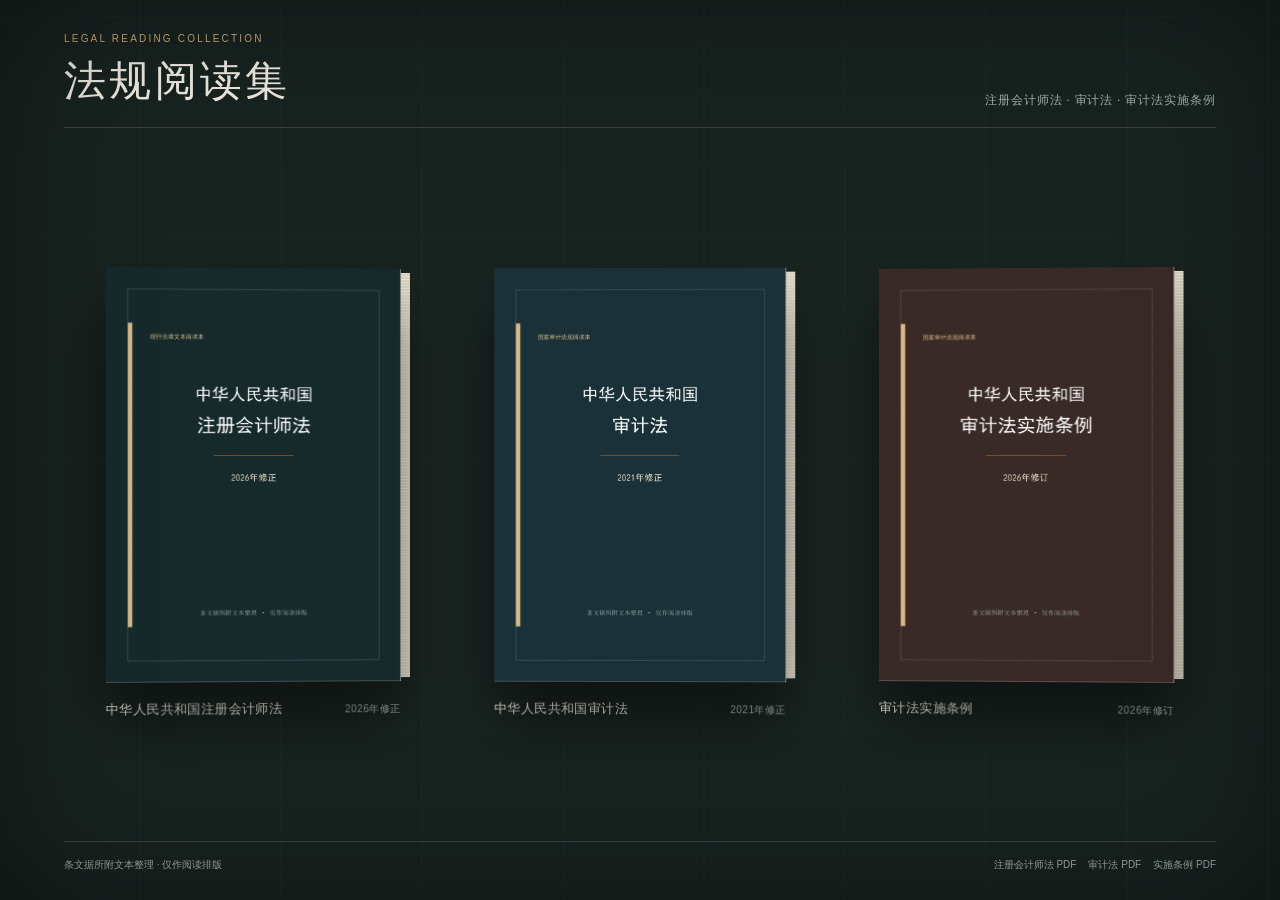
<file: index.html>
<!doctype html>
<html lang="zh-CN">
  <head>
    <meta charset="utf-8">
    <meta name="viewport" content="width=device-width, initial-scale=1">
    <meta name="theme-color" content="#182320">
    <meta name="description" content="注册会计师法与审计法规可翻页电子书">
    <title>法规阅读集</title>
    <style>
      :root {
        --desk: #182320;
        --text: #f0ece2;
        --muted: #a5b0aa;
        --accent: #d2ad77;
        --line: rgba(240, 236, 226, 0.16);
        --serif: "Songti SC", "STSong", "SimSun", serif;
        --sans: "Microsoft YaHei UI", "PingFang SC", sans-serif;
      }

      * {
        box-sizing: border-box;
      }

      html,
      body {
        min-width: 320px;
        height: 100%;
        margin: 0;
      }

      body {
        min-height: 100dvh;
        background-color: var(--desk);
        background-image:
          repeating-linear-gradient(
            90deg,
            transparent 0,
            transparent 139px,
            rgba(255, 255, 255, 0.025) 140px,
            transparent 141px
          ),
          repeating-linear-gradient(
            0deg,
            transparent 0,
            transparent 219px,
            rgba(255, 255, 255, 0.018) 220px,
            transparent 221px
          );
        color: var(--text);
        font-family: var(--sans);
      }

      body::after {
        position: fixed;
        inset: 0;
        box-shadow: inset 0 0 150px rgba(0, 0, 0, 0.42);
        content: "";
        pointer-events: none;
      }

      main {
        display: grid;
        width: min(100%, 1320px);
        min-height: 100dvh;
        margin: 0 auto;
        padding:
          max(28px, env(safe-area-inset-top))
          clamp(20px, 5vw, 72px)
          max(28px, env(safe-area-inset-bottom));
        grid-template-rows: auto minmax(0, 1fr) auto;
        align-items: center;
      }

      header {
        display: flex;
        align-items: flex-end;
        justify-content: space-between;
        gap: 24px;
        padding-bottom: 18px;
        border-bottom: 1px solid var(--line);
      }

      .kicker {
        color: var(--accent);
        font-size: 10px;
        letter-spacing: 0.22em;
      }

      h1 {
        margin: 7px 0 0;
        font-family: var(--serif);
        font-size: clamp(26px, 4vw, 42px);
        font-weight: 500;
        letter-spacing: 0.08em;
      }

      header p {
        margin: 0;
        color: var(--muted);
        font-family: var(--serif);
        font-size: 12px;
        letter-spacing: 0.08em;
        text-align: right;
      }

      .shelf {
        display: grid;
        width: 100%;
        max-width: 1100px;
        margin: 0 auto;
        padding: clamp(34px, 7vh, 78px) 0 clamp(26px, 5vh, 52px);
        grid-template-columns: repeat(3, minmax(0, 1fr));
        gap: clamp(28px, 4.5vw, 62px);
        perspective: 1600px;
      }

      .book-link {
        position: relative;
        display: block;
        width: min(100%, 292px);
        justify-self: center;
        color: inherit;
        text-decoration: none;
        transform: rotateY(var(--turn, 0deg)) translateY(0);
        transform-origin: center bottom;
        transition:
          transform 260ms ease,
          filter 260ms ease;
      }

      .book-link:first-child {
        --turn: 3deg;
      }

      .book-link:nth-child(2) {
        --turn: -1deg;
      }

      .book-link:last-child {
        --turn: -3deg;
      }

      .book-link:hover,
      .book-link:focus-visible {
        --turn: 0deg;
        filter: brightness(1.04);
        outline: none;
        transform: rotateY(var(--turn)) translateY(-8px);
      }

      .cover-wrap {
        position: relative;
        display: block;
        aspect-ratio: 420 / 595;
        box-shadow: 0 38px 58px rgba(0, 0, 0, 0.48);
      }

      .cover-wrap::before {
        position: absolute;
        z-index: -1;
        right: -9px;
        bottom: 1%;
        width: 11px;
        height: 98%;
        background:
          repeating-linear-gradient(
            0deg,
            #eee6d7 0,
            #eee6d7 1px,
            #d1c6b2 2px,
            #eee6d7 3px
          );
        content: "";
      }

      .cover-wrap img {
        display: block;
        width: 100%;
        height: 100%;
        object-fit: cover;
      }

      .book-meta {
        display: flex;
        align-items: baseline;
        justify-content: space-between;
        gap: 12px;
        padding-top: 17px;
      }

      .book-meta strong {
        font-family: var(--serif);
        font-size: 13px;
        font-weight: 500;
        letter-spacing: 0.03em;
        line-height: 1.5;
      }

      .book-meta span {
        flex: 0 0 auto;
        color: var(--muted);
        font-size: 10px;
        letter-spacing: 0.05em;
      }

      footer {
        display: flex;
        align-items: center;
        justify-content: space-between;
        gap: 24px;
        padding-top: 16px;
        border-top: 1px solid var(--line);
        color: var(--muted);
        font-size: 10px;
      }

      footer a {
        color: var(--muted);
        text-decoration: none;
      }

      footer a:hover {
        color: var(--accent);
      }

      .pdf-links {
        display: flex;
        flex-wrap: wrap;
        justify-content: flex-end;
        gap: 6px 12px;
      }

      @media (max-width: 900px) {
        main {
          grid-template-rows: auto auto auto;
          align-items: start;
        }

        .shelf {
          grid-template-columns: 1fr;
          gap: 42px;
        }

        .book-link {
          width: min(76vw, 310px);
        }

        .book-link:first-child,
        .book-link:nth-child(2),
        .book-link:last-child {
          --turn: 0deg;
        }
      }

      @media (max-width: 600px) {
        header {
          align-items: flex-start;
          flex-direction: column;
          gap: 10px;
        }

        header p {
          text-align: left;
        }

        footer {
          align-items: flex-start;
          flex-direction: column;
        }

        .pdf-links {
          justify-content: flex-start;
        }
      }
    </style>
  </head>
  <body>
    <main>
      <header>
        <div>
          <span class="kicker">LEGAL READING COLLECTION</span>
          <h1>法规阅读集</h1>
        </div>
        <p>注册会计师法 · 审计法 · 审计法实施条例</p>
      </header>

      <section class="shelf" aria-label="法规电子书">
        <a class="book-link" href="books/cpa-law/index.html">
          <span class="cover-wrap">
            <img
              src="books/cpa-law/assets/pages/page-01.webp"
              alt="中华人民共和国注册会计师法封面"
            >
          </span>
          <span class="book-meta">
            <strong>中华人民共和国注册会计师法</strong>
            <span>2026年修正</span>
          </span>
        </a>

        <a class="book-link" href="books/audit-law/index.html">
          <span class="cover-wrap">
            <img
              src="books/audit-law/assets/pages/page-01.webp"
              alt="中华人民共和国审计法封面"
            >
          </span>
          <span class="book-meta">
            <strong>中华人民共和国审计法</strong>
            <span>2021年修正</span>
          </span>
        </a>

        <a class="book-link" href="books/audit-regulation/index.html">
          <span class="cover-wrap">
            <img
              src="books/audit-regulation/assets/pages/page-01.webp"
              alt="中华人民共和国审计法实施条例封面"
            >
          </span>
          <span class="book-meta">
            <strong>审计法实施条例</strong>
            <span>2026年修订</span>
          </span>
        </a>
      </section>

      <footer>
        <span>条文据所附文本整理 · 仅作阅读排版</span>
        <span class="pdf-links">
          <a href="books/中华人民共和国注册会计师法_2026年修正_法规阅读本.pdf">注册会计师法 PDF</a>
          <a href="books/audit-law/document.pdf">审计法 PDF</a>
          <a href="books/audit-regulation/document.pdf">实施条例 PDF</a>
        </span>
      </footer>
    </main>
  </body>
</html>
</file>
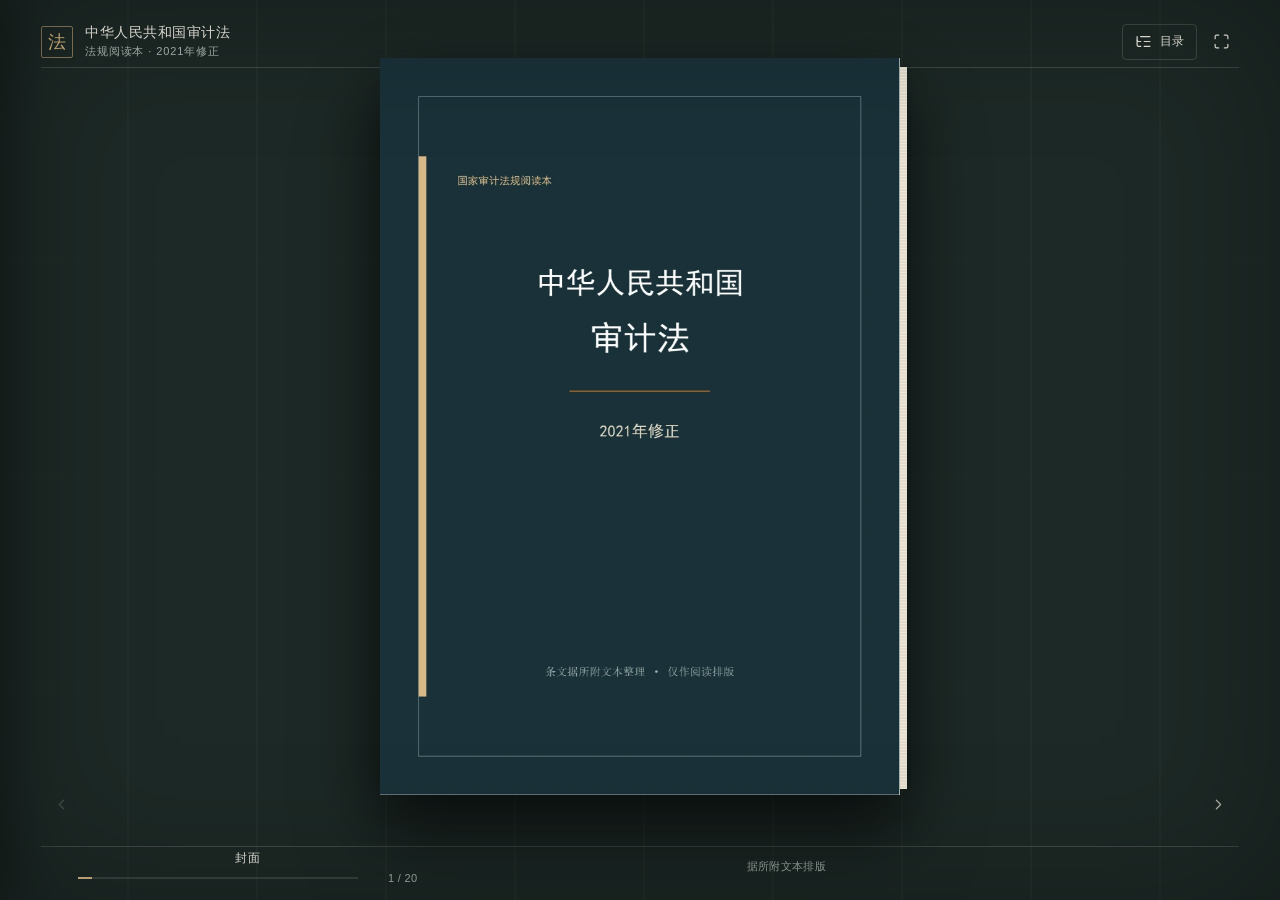
<file: books/audit-law/index.html>
<!doctype html>
<html lang="zh-CN">
  <head>
    <meta charset="utf-8">
    <meta name="viewport" content="width=device-width, initial-scale=1, viewport-fit=cover">
    <meta name="theme-color" content="#1d2926">
    <meta
      name="description"
      content="中华人民共和国注册会计师法（2026年修正）可翻页电子书"
    >
    <title>中华人民共和国注册会计师法（2026年修正）</title>
    <link rel="stylesheet" href="vendor/page-flip.css">
    <link rel="stylesheet" href="styles.css">
  </head>
  <body>
    <div class="app-shell">
      <header class="topbar">
        <div class="brand">
          <span class="brand-mark" aria-hidden="true">法</span>
          <div class="brand-copy">
            <strong id="book-title">中华人民共和国注册会计师法</strong>
            <span id="book-edition">法规阅读本 · 2026年修正</span>
          </div>
        </div>

        <div class="topbar-actions" role="toolbar" aria-label="阅读工具">
          <button class="tool-button" id="open-contents" type="button" aria-label="打开目录">
            <i data-lucide="list-tree" aria-hidden="true"></i>
            <span>目录</span>
          </button>
          <button
            class="icon-button"
            id="toggle-fullscreen"
            type="button"
            aria-label="进入全屏"
            data-tooltip="全屏"
          >
            <i data-lucide="maximize" aria-hidden="true"></i>
          </button>
        </div>
      </header>

      <main class="reading-room" id="reading-room">
        <div class="book-zone">
          <div class="book-frame" id="book-frame">
            <div class="cover-entry" id="cover-entry">
              <button
                class="cover-object"
                id="open-cover"
                type="button"
                aria-label="翻开法规电子书"
              >
                <img id="cover-image" src="assets/pages/page-01.webp" alt="法规电子书封面">
                <span class="cover-open-cue">
                  <i data-lucide="book-open" aria-hidden="true"></i>
                  <span>翻开</span>
                </span>
              </button>
            </div>
            <div
              id="book"
              class="book"
              aria-label="中华人民共和国注册会计师法可翻页电子书"
            ></div>
            <div class="book-gutter" id="book-gutter" aria-hidden="true"></div>
          </div>
          <div class="loading-state" id="loading-state" role="status">
            <span class="loading-rule" aria-hidden="true"></span>
            <span>正在打开书籍</span>
          </div>
        </div>

        <button
          class="nav-arrow nav-arrow-left"
          id="previous-page"
          type="button"
          aria-label="上一页"
          data-tooltip="上一页"
        >
          <i data-lucide="chevron-left" aria-hidden="true"></i>
        </button>
        <button
          class="nav-arrow nav-arrow-right"
          id="next-page"
          type="button"
          aria-label="下一页"
          data-tooltip="下一页"
        >
          <i data-lucide="chevron-right" aria-hidden="true"></i>
        </button>
      </main>

      <footer class="reader-footer">
        <div class="mobile-navigation">
          <button class="icon-button" id="previous-page-mobile" type="button" aria-label="上一页">
            <i data-lucide="chevron-left" aria-hidden="true"></i>
          </button>
        </div>

        <div class="reading-status">
          <span id="current-location" aria-live="polite">封面</span>
          <div class="progress-cluster">
            <div
              class="reading-progress"
              id="reading-progress"
              role="progressbar"
              aria-label="阅读进度"
              aria-valuemin="1"
              aria-valuemax="23"
              aria-valuenow="1"
            >
              <span id="reading-progress-bar"></span>
            </div>
            <span class="page-number" id="page-number">1 / 23</span>
          </div>
        </div>

        <div class="footer-meta">
          <span>据所附文本排版</span>
          <button class="icon-button" id="next-page-mobile" type="button" aria-label="下一页">
            <i data-lucide="chevron-right" aria-hidden="true"></i>
          </button>
        </div>
      </footer>
    </div>

    <div class="drawer-scrim" id="drawer-scrim" hidden></div>
    <aside
      class="contents-drawer"
      id="contents-drawer"
      role="dialog"
      aria-modal="true"
      aria-labelledby="contents-title"
      aria-hidden="true"
      hidden
    >
      <div class="drawer-header">
        <div>
          <span class="drawer-eyebrow">CONTENTS</span>
          <h2 id="contents-title">目录</h2>
        </div>
        <button class="icon-button" id="close-contents" type="button" aria-label="关闭目录">
          <i data-lucide="x" aria-hidden="true"></i>
        </button>
      </div>

      <div class="drawer-scroll">
        <section class="front-matter" aria-label="前置内容">
          <div id="front-matter-list"></div>
        </section>

        <section class="chapter-list" aria-label="章节">
          <div id="chapter-list"></div>
        </section>
      </div>

      <div class="drawer-footer">
        <a class="pdf-link" id="pdf-link" href="#" target="_blank" rel="noreferrer">
          <i data-lucide="file-down" aria-hidden="true"></i>
          <span>打开 PDF 阅读本</span>
        </a>
      </div>
    </aside>

    <noscript>
      <p class="noscript-message">需要启用 JavaScript 才能翻阅电子书。</p>
    </noscript>

    <script src="vendor/page-flip.browser.js"></script>
    <script src="vendor/lucide.min.js"></script>
    <script src="book-data.js"></script>
    <script src="app.js"></script>
  </body>
</html>
</file>
<file: books/audit-law/vendor/page-flip.css>
.stf__parent {
  position: relative;
  display: block;
  box-sizing: border-box;
  transform: translateZ(0);

  -ms-touch-action: pan-y;
  touch-action: pan-y;
}

.sft__wrapper {
  position: relative;
  width: 100%;
  box-sizing: border-box;
}

.stf__parent canvas {
  position: absolute;
  width: 100%;
  height: 100%;
  left: 0;
  top: 0;
}

.stf__block {
  position: absolute;
  width: 100%;
  height: 100%;
  box-sizing: border-box;
  perspective: 2000px;
}

.stf__item {
  display: none;
  position: absolute;
  transform-style: preserve-3d;
}

.stf__outerShadow {
  position: absolute;
  left: 0;
  top: 0;
}

.stf__innerShadow {
  position: absolute;
  left: 0;
  top: 0;
}

.stf__hardShadow {
  position: absolute;
  left: 0;
  top: 0;
}

.stf__hardInnerShadow {
  position: absolute;
  left: 0;
  top: 0;
}
</file>
<file: books/audit-law/styles.css>
:root {
  color-scheme: dark;
  --desk: #1d2926;
  --desk-deep: #111a18;
  --desk-line: rgba(230, 221, 201, 0.055);
  --paper: #f7f4ec;
  --paper-ink: #172b2e;
  --paper-muted: #667370;
  --accent: #b57a36;
  --accent-soft: #d8b987;
  --ui-text: #f1eee6;
  --ui-muted: #aab6b1;
  --ui-line: rgba(241, 238, 230, 0.16);
  --ui-surface: rgba(12, 20, 18, 0.78);
  --ui-surface-hover: rgba(28, 42, 38, 0.94);
  --drawer-width: min(420px, 92vw);
  --serif: "Songti SC", "STSong", "SimSun", serif;
  --sans: "Microsoft YaHei UI", "PingFang SC", "Microsoft YaHei", sans-serif;
}

* {
  box-sizing: border-box;
}

html,
body {
  width: 100%;
  height: 100%;
  margin: 0;
}

body {
  min-width: 320px;
  overflow: hidden;
  background: var(--desk);
  color: var(--ui-text);
  font-family: var(--sans);
  -webkit-font-smoothing: antialiased;
}

body::before {
  position: fixed;
  inset: 0;
  z-index: -2;
  background-color: var(--desk);
  background-image:
    repeating-linear-gradient(
      90deg,
      transparent 0,
      transparent 127px,
      var(--desk-line) 128px,
      transparent 129px
    ),
    repeating-linear-gradient(
      0deg,
      transparent 0,
      transparent 211px,
      rgba(255, 255, 255, 0.012) 212px,
      transparent 213px
    );
  content: "";
}

body::after {
  position: fixed;
  inset: 0;
  z-index: 90;
  pointer-events: none;
  box-shadow: inset 0 0 150px rgba(0, 0, 0, 0.32);
  content: "";
}

button,
a {
  -webkit-tap-highlight-color: transparent;
}

button {
  color: inherit;
  font: inherit;
}

button:focus-visible,
a:focus-visible {
  outline: 2px solid var(--accent-soft);
  outline-offset: 3px;
}

.app-shell {
  display: grid;
  grid-template-rows: auto minmax(0, 1fr) auto;
  width: 100%;
  height: 100dvh;
  padding:
    max(16px, env(safe-area-inset-top))
    clamp(18px, 3.2vw, 52px)
    max(14px, env(safe-area-inset-bottom));
}

.topbar {
  display: flex;
  align-items: center;
  justify-content: space-between;
  min-height: 52px;
  border-bottom: 1px solid var(--ui-line);
}

.brand {
  display: flex;
  min-width: 0;
  align-items: center;
  gap: 12px;
}

.brand-mark {
  display: grid;
  width: 32px;
  height: 32px;
  flex: 0 0 auto;
  place-items: center;
  border: 1px solid rgba(216, 185, 135, 0.58);
  border-radius: 2px;
  color: var(--accent-soft);
  font-family: var(--serif);
  font-size: 18px;
  line-height: 1;
}

.brand-copy {
  display: flex;
  min-width: 0;
  flex-direction: column;
  gap: 2px;
}

.brand-copy strong {
  overflow: hidden;
  color: var(--ui-text);
  font-family: var(--serif);
  font-size: 14px;
  font-weight: 500;
  letter-spacing: 0.04em;
  text-overflow: ellipsis;
  white-space: nowrap;
}

.brand-copy span {
  color: var(--ui-muted);
  font-size: 11px;
  letter-spacing: 0.08em;
}

.topbar-actions {
  display: flex;
  align-items: center;
  gap: 6px;
}

.tool-button,
.icon-button,
.nav-arrow {
  position: relative;
  display: inline-flex;
  align-items: center;
  justify-content: center;
  border: 1px solid transparent;
  background: transparent;
  cursor: pointer;
  transition:
    background-color 160ms ease,
    border-color 160ms ease,
    color 160ms ease,
    opacity 160ms ease;
}

.tool-button {
  min-height: 36px;
  gap: 8px;
  padding: 0 12px;
  border-color: var(--ui-line);
  border-radius: 4px;
  color: var(--ui-text);
  font-size: 12px;
}

.tool-button:hover,
.icon-button:hover,
.nav-arrow:hover {
  border-color: rgba(216, 185, 135, 0.34);
  background: var(--ui-surface-hover);
}

.tool-button svg,
.icon-button svg,
.nav-arrow svg,
.pdf-link svg {
  width: 17px;
  height: 17px;
  stroke-width: 1.7;
}

.icon-button {
  width: 36px;
  height: 36px;
  padding: 0;
  border-radius: 4px;
  color: var(--ui-text);
}

[data-tooltip]::after {
  position: absolute;
  z-index: 20;
  top: calc(100% + 7px);
  left: 50%;
  padding: 5px 8px;
  border: 1px solid var(--ui-line);
  border-radius: 3px;
  background: #101816;
  color: var(--ui-text);
  content: attr(data-tooltip);
  font-size: 11px;
  line-height: 1.2;
  opacity: 0;
  pointer-events: none;
  transform: translate(-50%, -3px);
  transition:
    opacity 120ms ease,
    transform 120ms ease;
  white-space: nowrap;
}

[data-tooltip]:hover::after,
[data-tooltip]:focus-visible::after {
  opacity: 1;
  transform: translate(-50%, 0);
}

.reading-room {
  position: relative;
  display: grid;
  min-height: 0;
  grid-template-columns: 54px minmax(0, 1fr) 54px;
  align-items: center;
  padding: 10px 0;
}

.book-zone {
  position: relative;
  display: grid;
  min-width: 0;
  min-height: 0;
  grid-column: 2;
  place-items: center;
}

.book-frame {
  position: relative;
  width: min(100%, 1090px);
  filter: drop-shadow(0 36px 34px rgba(0, 0, 0, 0.34));
  perspective: 1800px;
}

.book {
  position: relative;
  width: 100%;
  height: clamp(420px, calc(100dvh - 166px), 760px);
  opacity: 1;
  touch-action: pan-y;
  transition: opacity 220ms ease;
}

.book-frame.is-cover-mode .book {
  opacity: 0;
  pointer-events: none;
}

.cover-entry {
  position: absolute;
  z-index: 8;
  inset: 0;
  display: grid;
  place-items: center;
  opacity: 1;
  perspective: 1800px;
  transition:
    opacity 180ms ease,
    visibility 180ms ease;
}

.cover-entry.is-hidden {
  visibility: hidden;
  opacity: 0;
  pointer-events: none;
}

.cover-object {
  position: relative;
  width: min(48%, 520px);
  aspect-ratio: 420 / 595;
  padding: 0;
  border: 0;
  background: transparent;
  box-shadow: 0 24px 58px rgba(0, 0, 0, 0.44);
  cursor: pointer;
  transform: rotateY(0deg);
  transform-origin: left center;
  transform-style: preserve-3d;
  transition:
    transform 740ms cubic-bezier(0.2, 0.7, 0.2, 1),
    box-shadow 260ms ease,
    opacity 240ms ease;
}

.cover-object::after {
  position: absolute;
  z-index: -1;
  top: 1.2%;
  right: -7px;
  bottom: 0.8%;
  width: 8px;
  background:
    repeating-linear-gradient(
      0deg,
      #eee8db 0,
      #eee8db 1px,
      #d8cfbe 2px,
      #eee8db 3px
    );
  box-shadow: 2px 0 5px rgba(0, 0, 0, 0.15);
  content: "";
}

.cover-object:hover {
  box-shadow: 0 30px 68px rgba(0, 0, 0, 0.5);
  transform: translateY(-3px);
}

.cover-object img {
  display: block;
  width: 100%;
  height: 100%;
  object-fit: cover;
  backface-visibility: hidden;
}

.cover-open-cue {
  position: absolute;
  bottom: 18px;
  left: 50%;
  display: inline-flex;
  min-height: 34px;
  align-items: center;
  gap: 7px;
  padding: 0 12px;
  border: 1px solid rgba(255, 255, 255, 0.2);
  border-radius: 3px;
  background: rgba(13, 24, 22, 0.82);
  color: #f1eee6;
  font-size: 11px;
  opacity: 0;
  transform: translate(-50%, 5px);
  transition:
    opacity 180ms ease,
    transform 180ms ease;
}

.cover-open-cue svg {
  width: 15px;
  height: 15px;
  stroke-width: 1.7;
}

.cover-object:hover .cover-open-cue,
.cover-object:focus-visible .cover-open-cue {
  opacity: 1;
  transform: translate(-50%, 0);
}

.cover-entry.is-opening {
  pointer-events: none;
}

.cover-entry.is-opening .cover-object {
  opacity: 0.84;
  box-shadow: -26px 18px 56px rgba(0, 0, 0, 0.22);
  transform: perspective(1800px) rotateY(-112deg);
}

.cover-entry.is-opening .cover-open-cue {
  opacity: 0;
}

.book .stf__parent {
  margin: 0 auto;
}

.book canvas {
  background: var(--paper);
}

.book-gutter {
  position: absolute;
  z-index: 9;
  top: 1.2%;
  bottom: 1.2%;
  left: 50%;
  width: 34px;
  pointer-events: none;
  background:
    linear-gradient(
      90deg,
      rgba(12, 24, 23, 0),
      rgba(12, 24, 23, 0.14) 44%,
      rgba(12, 24, 23, 0.2) 50%,
      rgba(12, 24, 23, 0.09) 56%,
      rgba(12, 24, 23, 0)
    );
  opacity: 0;
  transform: translateX(-50%);
  transition: opacity 180ms ease;
}

.book-gutter.is-visible {
  opacity: 1;
}

.loading-state {
  position: absolute;
  z-index: 12;
  inset: 0;
  display: flex;
  align-items: center;
  justify-content: center;
  gap: 12px;
  color: var(--ui-muted);
  font-family: var(--serif);
  font-size: 12px;
  letter-spacing: 0.08em;
  transition:
    opacity 320ms ease,
    visibility 320ms ease;
}

.loading-rule {
  display: block;
  width: 28px;
  height: 1px;
  overflow: hidden;
  background: rgba(255, 255, 255, 0.12);
}

.loading-rule::after {
  display: block;
  width: 12px;
  height: 1px;
  background: var(--accent-soft);
  content: "";
  animation: loading-slide 900ms ease-in-out infinite alternate;
}

body.is-ready .loading-state {
  visibility: hidden;
  opacity: 0;
}

@keyframes loading-slide {
  from {
    transform: translateX(0);
  }

  to {
    transform: translateX(18px);
  }
}

.nav-arrow {
  width: 42px;
  height: 64px;
  border-radius: 3px;
  color: rgba(241, 238, 230, 0.72);
}

.nav-arrow-left {
  grid-column: 1;
  justify-self: start;
}

.nav-arrow-right {
  grid-column: 3;
  justify-self: end;
}

.nav-arrow:disabled,
.icon-button:disabled {
  cursor: default;
  opacity: 0.28;
}

.nav-arrow:disabled:hover,
.icon-button:disabled:hover {
  border-color: transparent;
  background: transparent;
}

.reader-footer {
  display: grid;
  min-height: 40px;
  grid-template-columns: 1fr minmax(280px, 0.9fr) 1fr;
  align-items: center;
  border-top: 1px solid var(--ui-line);
  color: var(--ui-muted);
  font-size: 11px;
  letter-spacing: 0.03em;
}

.reading-status {
  display: flex;
  min-width: 0;
  flex-direction: column;
  align-items: center;
  gap: 5px;
}

#current-location {
  overflow: hidden;
  max-width: 100%;
  color: var(--ui-text);
  font-family: var(--serif);
  font-size: 12px;
  text-overflow: ellipsis;
  white-space: nowrap;
}

.progress-cluster {
  display: flex;
  width: min(100%, 340px);
  align-items: center;
  gap: 12px;
}

.reading-progress {
  height: 2px;
  flex: 1;
  overflow: hidden;
  background: rgba(255, 255, 255, 0.12);
}

.reading-progress span {
  display: block;
  width: 4.35%;
  height: 100%;
  background: var(--accent-soft);
  transition: width 380ms ease;
}

.page-number {
  min-width: 48px;
  color: var(--ui-muted);
  font-variant-numeric: tabular-nums;
  text-align: right;
}

.footer-meta {
  display: flex;
  align-items: center;
  justify-content: flex-end;
  gap: 8px;
}

.mobile-navigation,
#previous-page-mobile,
#next-page-mobile {
  display: none;
}

.drawer-scrim {
  position: fixed;
  z-index: 50;
  inset: 0;
  background: rgba(5, 12, 10, 0.66);
  opacity: 0;
  transition: opacity 220ms ease;
}

.drawer-scrim.is-visible {
  opacity: 1;
}

.contents-drawer {
  position: fixed;
  z-index: 60;
  top: 0;
  bottom: 0;
  left: 0;
  display: grid;
  width: var(--drawer-width);
  grid-template-rows: auto minmax(0, 1fr) auto;
  border-right: 1px solid rgba(23, 43, 46, 0.12);
  background: var(--paper);
  box-shadow: 24px 0 48px rgba(0, 0, 0, 0.26);
  color: var(--paper-ink);
  transform: translateX(-102%);
  transition: transform 240ms cubic-bezier(0.22, 0.74, 0.24, 1);
}

.contents-drawer.is-open {
  transform: translateX(0);
}

.drawer-header {
  display: flex;
  align-items: flex-start;
  justify-content: space-between;
  padding: 26px 24px 18px;
  border-bottom: 1px solid rgba(23, 43, 46, 0.12);
}

.drawer-eyebrow {
  color: var(--accent);
  font-size: 9px;
  letter-spacing: 0.22em;
}

.drawer-header h2 {
  margin: 4px 0 0;
  color: var(--paper-ink);
  font-family: var(--serif);
  font-size: 28px;
  font-weight: 500;
  letter-spacing: 0.04em;
}

.contents-drawer .icon-button {
  color: var(--paper-ink);
}

.contents-drawer .icon-button:hover {
  border-color: rgba(23, 43, 46, 0.18);
  background: rgba(23, 43, 46, 0.06);
}

.drawer-scroll {
  min-height: 0;
  overflow-y: auto;
  overscroll-behavior: contain;
  padding: 18px 24px 22px;
}

.front-matter {
  padding-bottom: 18px;
  border-bottom: 1px solid rgba(23, 43, 46, 0.12);
}

#front-matter-list {
  display: flex;
  flex-wrap: wrap;
  gap: 8px;
}

.front-link {
  min-height: 34px;
  padding: 0 11px;
  border: 1px solid rgba(23, 43, 46, 0.14);
  border-radius: 3px;
  background: transparent;
  color: var(--paper-ink);
  cursor: pointer;
  font-size: 11px;
}

.front-link:hover,
.front-link.is-current {
  border-color: rgba(166, 106, 42, 0.5);
  background: rgba(166, 106, 42, 0.07);
}

.chapter-list {
  padding-top: 10px;
}

.chapter-link {
  display: grid;
  width: 100%;
  grid-template-columns: 52px minmax(0, 1fr) auto;
  align-items: center;
  gap: 13px;
  padding: 10px 0;
  border: 0;
  border-bottom: 1px solid rgba(23, 43, 46, 0.1);
  background: transparent;
  color: var(--paper-ink);
  cursor: pointer;
  text-align: left;
}

.chapter-link:hover {
  background: rgba(23, 43, 46, 0.035);
}

.chapter-link.is-current {
  background: rgba(166, 106, 42, 0.07);
  box-shadow: inset 2px 0 0 var(--accent);
}

.chapter-thumb {
  position: relative;
  overflow: hidden;
  width: 52px;
  height: 73px;
  background: #e7e0d1;
  box-shadow: 0 4px 8px rgba(23, 43, 46, 0.12);
}

.chapter-thumb img {
  display: block;
  width: 100%;
  height: 100%;
  object-fit: cover;
  object-position: top center;
}

.chapter-copy {
  min-width: 0;
}

.chapter-copy strong {
  display: block;
  overflow: hidden;
  color: var(--paper-ink);
  font-family: var(--serif);
  font-size: 13px;
  font-weight: 500;
  line-height: 1.7;
  text-overflow: ellipsis;
  white-space: nowrap;
}

.chapter-copy span {
  display: block;
  color: var(--paper-muted);
  font-size: 11px;
}

.chapter-page {
  align-self: start;
  padding-top: 4px;
  color: var(--paper-muted);
  font-size: 10px;
  font-variant-numeric: tabular-nums;
}

.drawer-footer {
  padding: 14px 24px max(18px, env(safe-area-inset-bottom));
  border-top: 1px solid rgba(23, 43, 46, 0.12);
}

.pdf-link {
  display: inline-flex;
  align-items: center;
  gap: 9px;
  color: var(--paper-ink);
  font-size: 12px;
  text-decoration: none;
}

.pdf-link:hover {
  color: var(--accent);
}

.noscript-message {
  position: fixed;
  z-index: 100;
  inset: 20px;
  display: grid;
  margin: 0;
  place-items: center;
  background: var(--paper);
  color: var(--paper-ink);
  font-family: var(--serif);
}

@media (max-width: 860px) {
  .app-shell {
    padding-right: 16px;
    padding-left: 16px;
  }

  .reading-room {
    grid-template-columns: 1fr;
  }

  .book-zone {
    grid-column: 1;
  }

  .cover-object {
    width: min(86%, 430px);
  }

  .nav-arrow {
    display: none;
  }

  .reader-footer {
    grid-template-columns: 42px minmax(0, 1fr) 42px;
  }

  .mobile-navigation,
  #previous-page-mobile,
  #next-page-mobile {
    display: inline-flex;
  }

  .mobile-navigation {
    justify-content: flex-start;
  }

  .footer-meta {
    justify-content: flex-end;
  }

  .footer-meta > span {
    display: none;
  }
}

@media (max-width: 560px) {
  .app-shell {
    padding-top: max(10px, env(safe-area-inset-top));
    padding-right: 10px;
    padding-bottom: max(8px, env(safe-area-inset-bottom));
    padding-left: 10px;
  }

  .topbar {
    min-height: 46px;
  }

  .brand-mark {
    width: 28px;
    height: 28px;
    font-size: 16px;
  }

  .brand-copy strong {
    max-width: 48vw;
    font-size: 12px;
  }

  .brand-copy span {
    font-size: 10px;
  }

  .tool-button {
    padding: 0 9px;
  }

  .tool-button span {
    display: none;
  }

  .reading-room {
    padding: 4px 0;
  }

  .book {
    height: clamp(370px, calc(100dvh - 142px), 670px);
  }

  .reader-footer {
    min-height: 38px;
  }

  .progress-cluster {
    gap: 8px;
  }

  .page-number {
    min-width: 42px;
    font-size: 10px;
  }

  .contents-drawer {
    width: min(390px, 94vw);
  }

  .drawer-header {
    padding: 20px 18px 14px;
  }

  .drawer-scroll {
    padding: 14px 18px 18px;
  }

  .drawer-footer {
    padding-right: 18px;
    padding-left: 18px;
  }
}

@media (prefers-reduced-motion: reduce) {
  *,
  *::before,
  *::after {
    scroll-behavior: auto !important;
    transition-duration: 0.01ms !important;
    animation-duration: 0.01ms !important;
    animation-iteration-count: 1 !important;
  }
}
</file>
